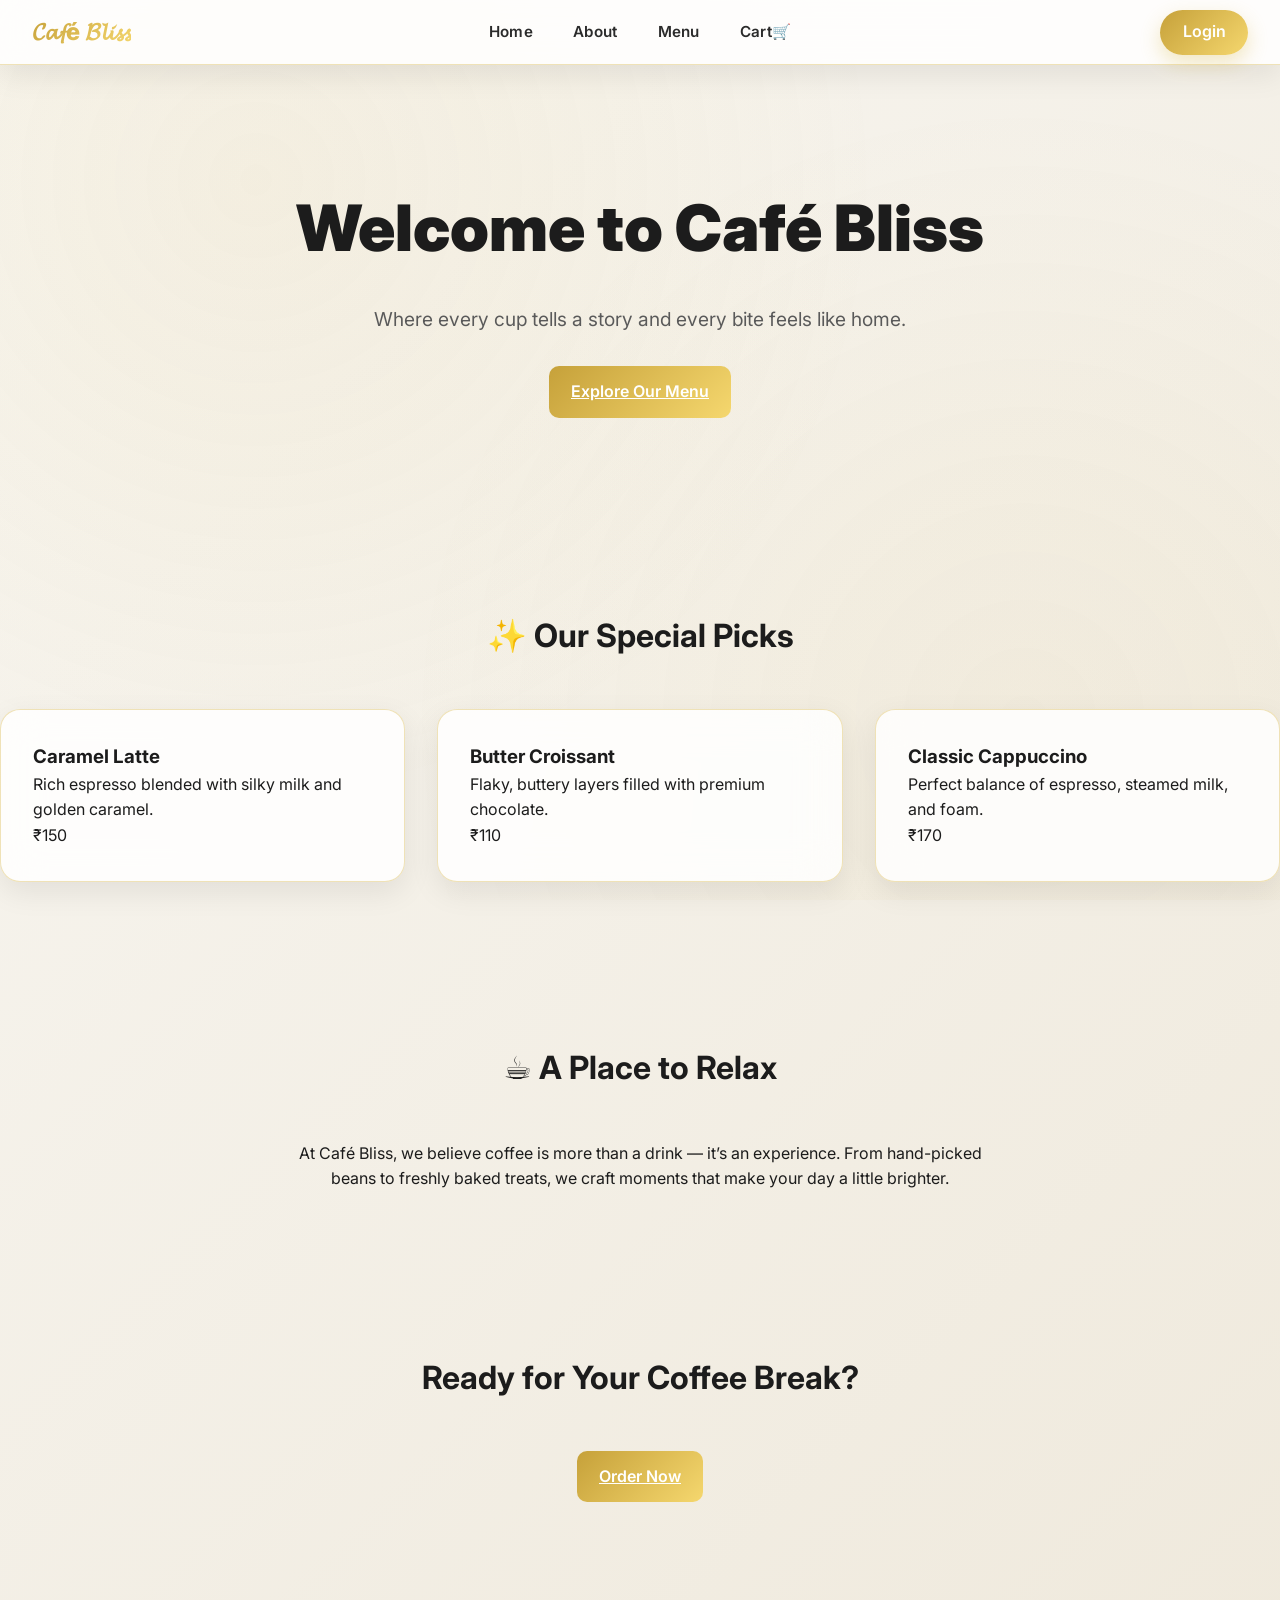
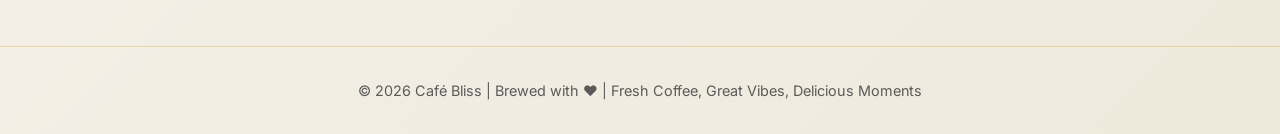
<file: index.html>
<!doctype html>
<html lang="en">
  <head>
    <meta charset="UTF-8" />
    <meta name="viewport" content="width=device-width, initial-scale=1.0" />

    <title>Café Bliss - Home</title>
    <link rel="stylesheet" href="style.css" />
  </head>
  <body>
    <nav>
      <h3>𝓒𝓪𝓯é 𝓑𝓵𝓲𝓼𝓼</h3>

      <div class="nav-links">
        <a href="index.html">Home</a>
        <a href="about.html">About</a>
        <a href="menu.html">Menu</a>
        <a href="cart.html">Cart🛒 </a>
      </div>

      <a href="login.html" class="login-btn">Login</a>
    </nav>

    <section class="hero">
      <div class="container">
        <h1>Welcome to Café Bliss</h1>
        <p class="hero-sub">
          Where every cup tells a story and every bite feels like home.
        </p>
        <a href="menu.html" class="btn">Explore Our Menu</a>
      </div>
    </section>

    <section>
      <div class="container">
        <h2>✨ Our Special Picks</h2>

        <div class="grid grid-3">
          <div class="card">
            <h3>Caramel Latte</h3>
            <p>Rich espresso blended with silky milk and golden caramel.</p>
            <span class="price">₹150</span>
          </div>

          <div class="card">
            <h3>Butter Croissant</h3>
            <p>Flaky, buttery layers filled with premium chocolate.</p>
            <span class="price">₹110</span>
          </div>

          <div class="card">
            <h3>Classic Cappuccino</h3>
            <p>Perfect balance of espresso, steamed milk, and foam.</p>
            <span class="price">₹170</span>
          </div>
        </div>
      </div>
    </section>

    <section>
      <div class="container">
        <h2>☕ A Place to Relax</h2>
        <p style="text-align: center; max-width: 700px; margin: auto">
          At Café Bliss, we believe coffee is more than a drink — it’s an
          experience. From hand-picked beans to freshly baked treats, we craft
          moments that make your day a little brighter.
        </p>
      </div>
    </section>

    <section>
      <div class="container" style="text-align: center">
        <h2>Ready for Your Coffee Break?</h2>
        <a href="menu.html" class="btn">Order Now</a>
      </div>
    </section>

    <footer>
  © 2026 Café Bliss | Brewed with ❤️ | Fresh Coffee, Great Vibes, Delicious Moments
</footer>
  </body>
</html>
</file>
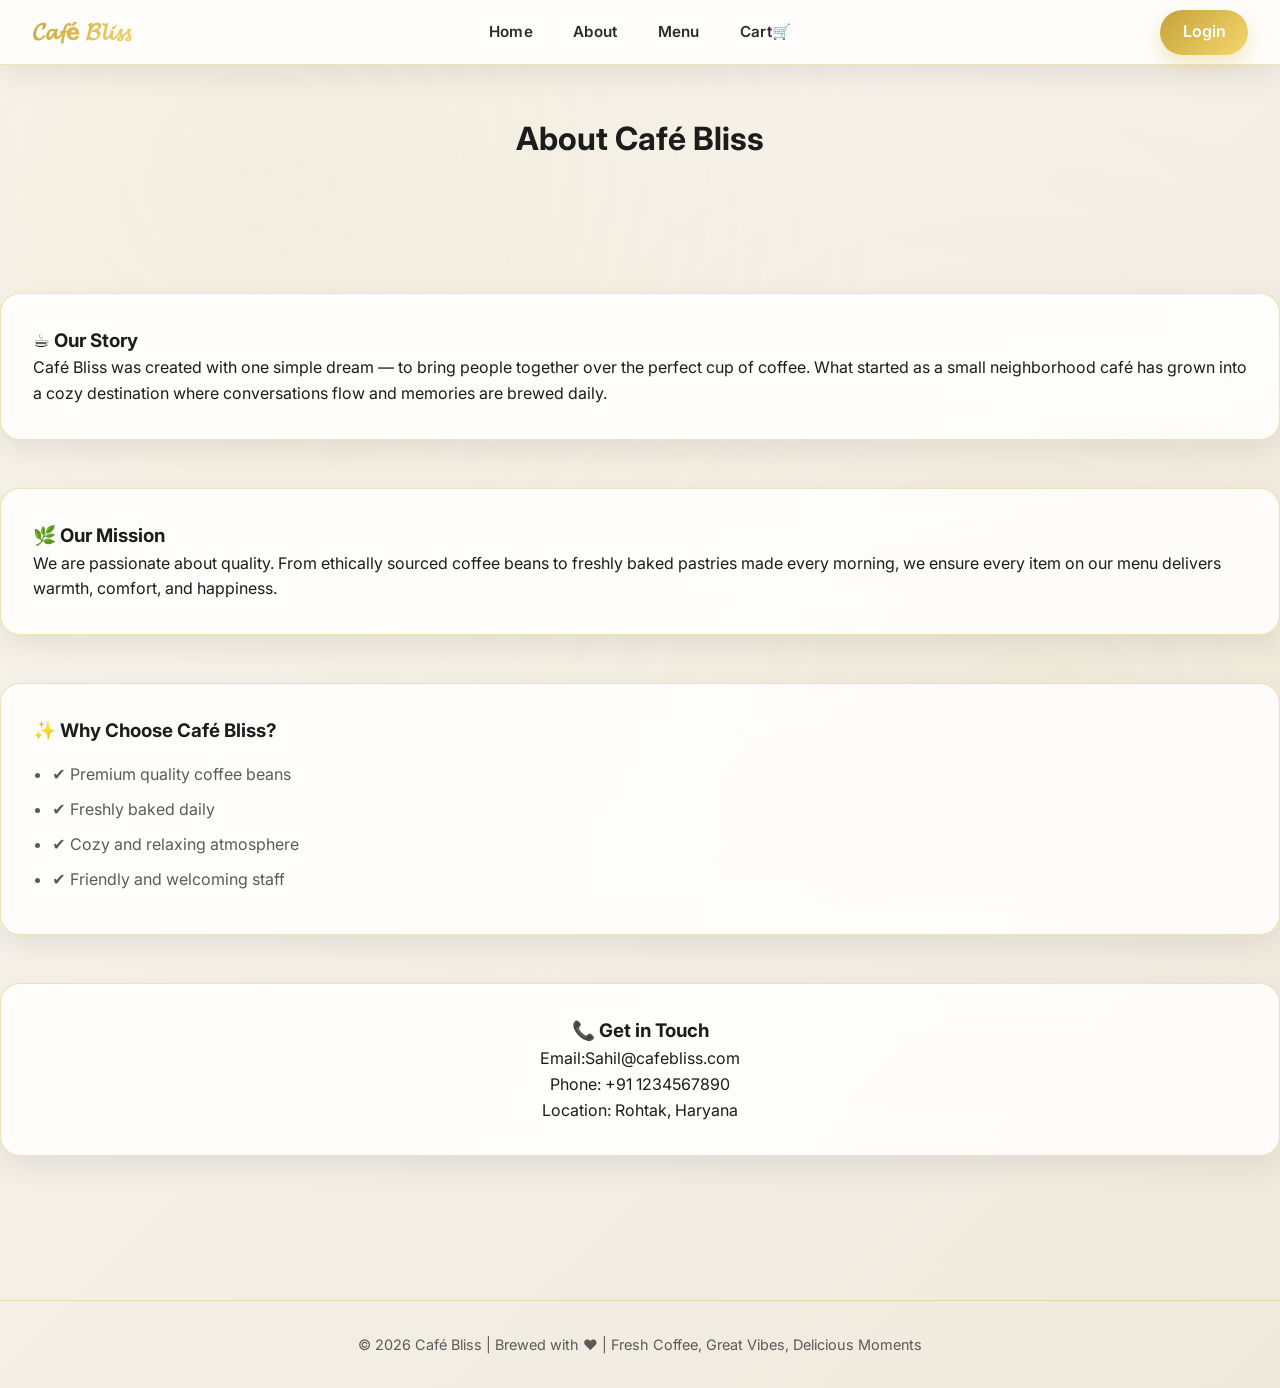
<file: about.html>
<!doctype html>
<html lang="en">
  <head>
    <meta charset="UTF-8" />
    <meta name="viewport" content="width=device-width, initial-scale=1.0" />

    <title>Café Bliss About</title>
    <link rel="stylesheet" href="style.css" />
  </head>
  <body>
    <nav>
      <h3>𝓒𝓪𝓯é 𝓑𝓵𝓲𝓼𝓼</h3>

     <div class="nav-links">
        <a href="index.html">Home</a>
        <a href="about.html">About</a>
        <a href="menu.html">Menu</a>
        <a href="cart.html">Cart🛒 </a>
      </div>

      <a href="login.html" class="login-btn">Login</a>
    </nav>

    <h2 style="text-align: center; margin-top: 3rem">About Café Bliss</h2>

    <section>
      <div class="container">
        <div class="card" style="margin-bottom: 3rem">
          <h3>☕ Our Story</h3>
          <p>
            Café Bliss was created with one simple dream — to bring people
            together over the perfect cup of coffee. What started as a small
            neighborhood café has grown into a cozy destination where
            conversations flow and memories are brewed daily.
          </p>
        </div>

        <div class="card" style="margin-bottom: 3rem">
          <h3>🌿 Our Mission</h3>
          <p>
            We are passionate about quality. From ethically sourced coffee beans
            to freshly baked pastries made every morning, we ensure every item
            on our menu delivers warmth, comfort, and happiness.
          </p>
        </div>

        <div class="card" style="margin-bottom: 3rem">
          <h3>✨ Why Choose Café Bliss?</h3>
          <ul style="margin-top: 1rem; padding-left: 1.2rem">
            <li>✔ Premium quality coffee beans</li>
            <li>✔ Freshly baked daily</li>
            <li>✔ Cozy and relaxing atmosphere</li>
            <li>✔ Friendly and welcoming staff</li>
          </ul>
        </div>

        <div class="card" style="text-align: center">
          <h3>📞 Get in Touch</h3>
          <p>Email:Sahil@cafebliss.com</p>
          <p>Phone: +91 1234567890</p>
          <p>Location: Rohtak, Haryana</p>
        </div>
      </div>
    </section>

    <footer>
  © 2026 Café Bliss | Brewed with ❤️ | Fresh Coffee, Great Vibes, Delicious Moments
</footer>
  </body>
</html>
</file>
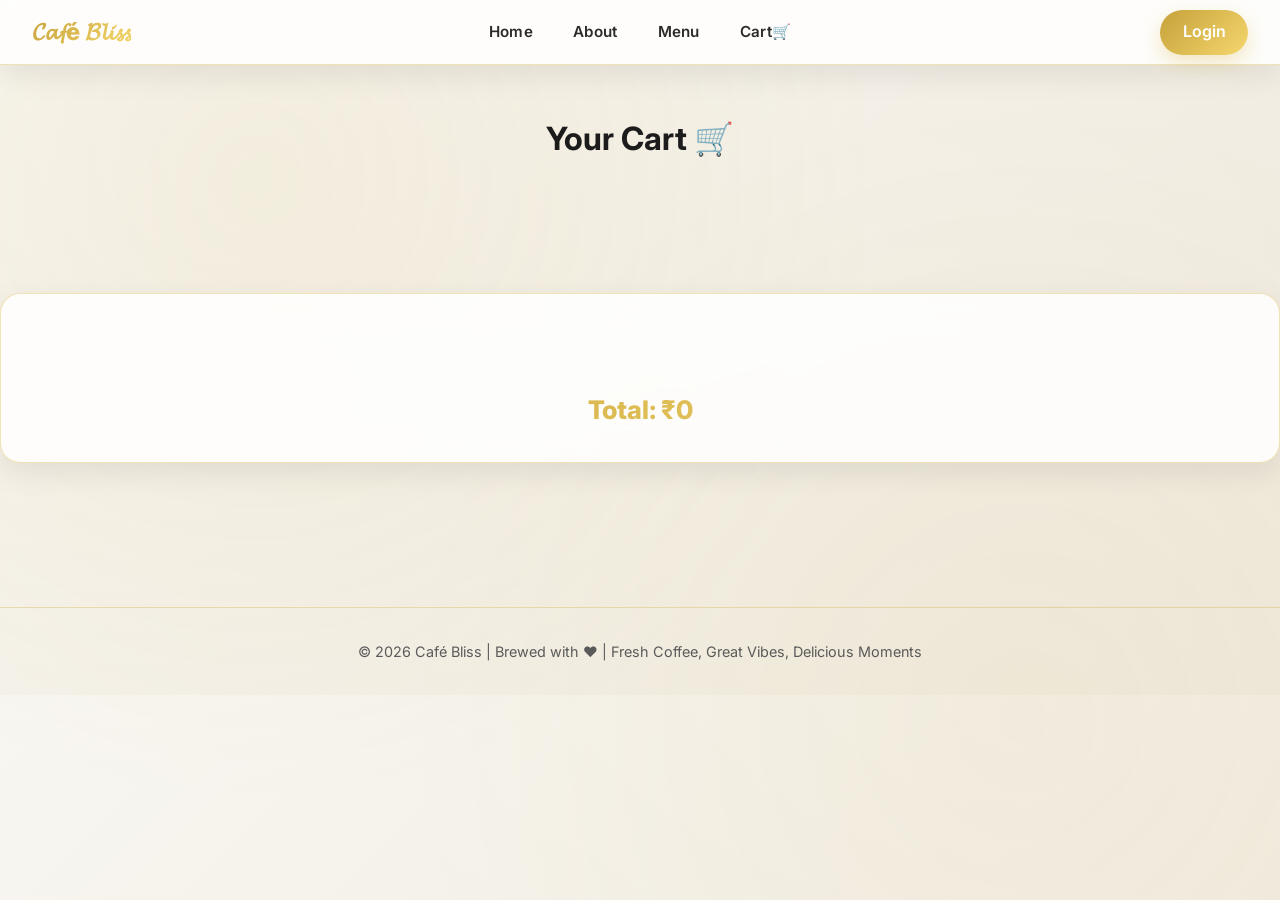
<file: cart.html>
<!doctype html>
<html lang="en">
  <head>
    <meta charset="UTF-8" />
    <meta name="viewport" content="width=device-width, initial-scale=1.0" />

    <title>Café Bliss - Cart</title>
    <link rel="stylesheet" href="style.css" />

    <script src="script.js" defer></script>
  </head>
  <body onload="displayCart()">
    <nav>
      <h3>𝓒𝓪𝓯é 𝓑𝓵𝓲𝓼𝓼</h3>

     <div class="nav-links">
        <a href="index.html">Home</a>
        <a href="about.html">About</a>
        <a href="menu.html">Menu</a>
        <a href="cart.html">Cart🛒 </a>
      </div>

      <a href="login.html" class="login-btn">Login</a>
    </nav>

    <h2 style="text-align: center; margin-top: 3rem">Your Cart 🛒</h2>

    <section>
      <div class="container">
        <div class="card">
          <div id="cart"></div>

          <div class="cart-summary"></div>
        </div>
      </div>
    </section>

    <footer>
  © 2026 Café Bliss | Brewed with ❤️ | Fresh Coffee, Great Vibes, Delicious Moments
</footer>
  </body>
</html>
</file>
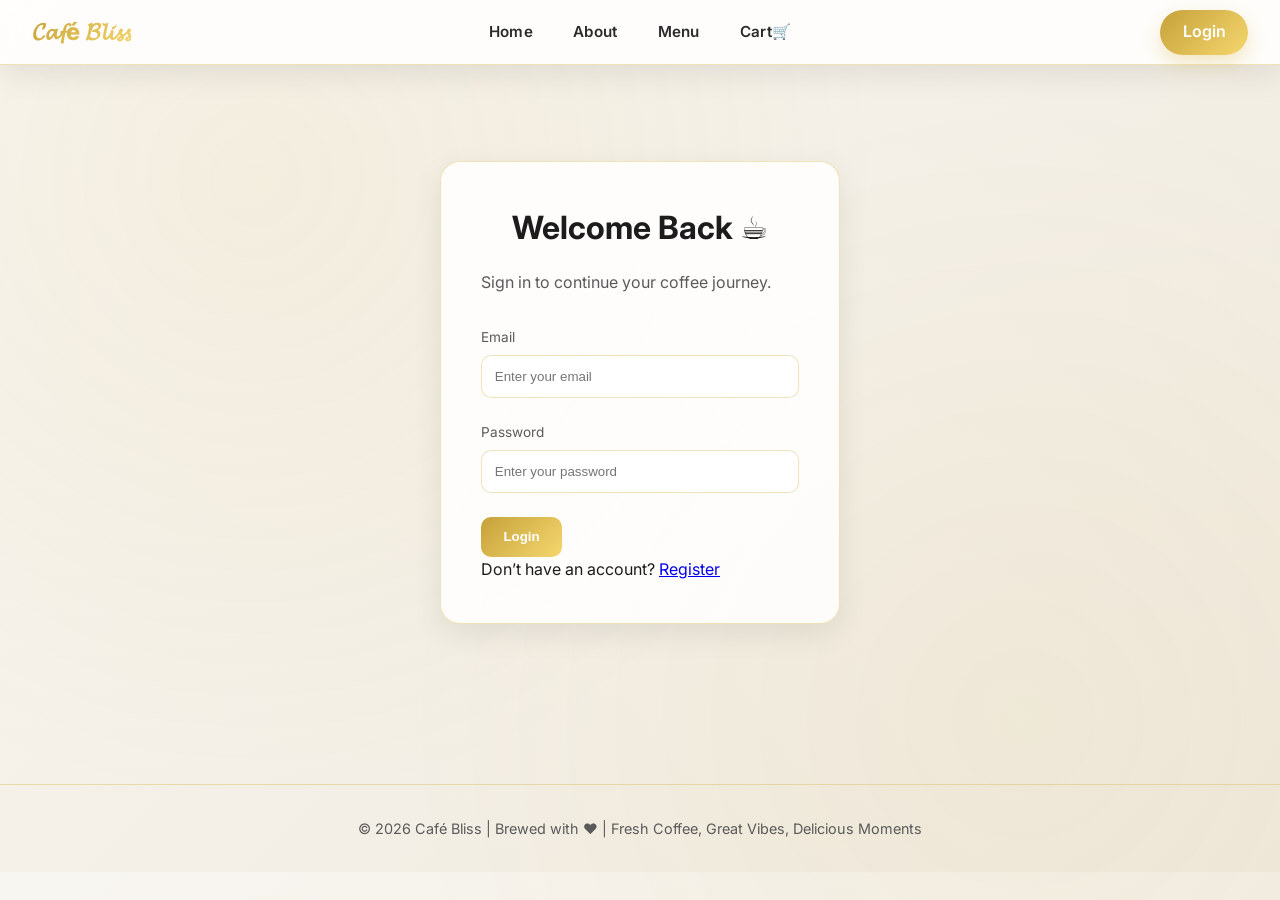
<file: login.html>
<!doctype html>
<html lang="en">
  <head>
    <meta charset="UTF-8" />
    <meta name="viewport" content="width=device-width, initial-scale=1.0" />

    <title>Café Bliss - Login</title>
    <link rel="stylesheet" href="style.css" />
  </head>
  <body>
    <nav>
      <h3>𝓒𝓪𝓯é 𝓑𝓵𝓲𝓼𝓼</h3>

      <div class="nav-links">
        <a href="index.html">Home</a>
        <a href="about.html">About</a>
        <a href="menu.html">Menu</a>
        <a href="cart.html">Cart🛒 </a>
      </div>

      <a href="login.html" class="login-btn active">Login</a>
    </nav>

    <section class="login-section">
      <div class="login-card">
        <h2>Welcome Back ☕</h2>
        <p class="login-sub">Sign in to continue your coffee journey.</p>

        <form>
          <div class="input-group">
            <label>Email</label>
            <input type="email" placeholder="Enter your email" required />
          </div>

          <div class="input-group">
            <label>Password</label>
            <input type="password" placeholder="Enter your password" required />
          </div>

          <button type="submit" class="btn">Login</button>
        </form>

        <p class="extra-text">
          Don’t have an account?
          <a href="#">Register</a>
        </p>
      </div>
    </section>

   <footer>
  © 2026 Café Bliss | Brewed with ❤️ | Fresh Coffee, Great Vibes, Delicious Moments
</footer>
  </body>
</html>
</file>
<file: style.css>
@import url('https://fonts.googleapis.com/css2?family=Inter:wght@400;600;700;900&display=swap');


:root {
  --bg: #f3f1eb;
  --bg-gradient: linear-gradient(135deg, #f8f6f1, #efe9dc);

  --surface: rgba(255, 255, 255, 0.85);
  --surface-hover: #ffffff;

  --primary: #1c1c1c;
  --secondary: #5a5a5a;

  --accent: #c6a13a;
  --accent-light: #f5d76e;

  --border: rgba(212, 175, 55, 0.35);
  --border-glow: rgba(212, 175, 55, 0.6);

  --radius-sm: 10px;
  --radius-md: 20px;

  --max-width: 1100px;

  --transition: 0.4s cubic-bezier(0.22, 1, 0.36, 1);
  --shadow-soft: 0 10px 30px rgba(0, 0, 0, 0.08);
  --shadow-float: 0 25px 60px rgba(0, 0, 0, 0.12);
}


* {
  margin: 0;
  padding: 0;
  box-sizing: border-box;
}

html {
  scroll-behavior: smooth;
}

body {
  font-family: 'Inter', system-ui, sans-serif;
  background: var(--bg-gradient);
  color: var(--primary);
  line-height: 1.6;
  -webkit-font-smoothing: antialiased;
  position: relative;
}

body::before {
  content: '';
  position: fixed;
  inset: 0;
  background:
    radial-gradient(circle at 20% 20%, rgba(212,175,55,0.08), transparent 50%),
    radial-gradient(circle at 80% 80%, rgba(212,175,55,0.05), transparent 50%);
  z-index: -1;
  animation: bgPulse 20s ease-in-out infinite alternate;
}

@keyframes bgPulse {
  0% { opacity: 0.7; }
  100% { opacity: 1; }
}


nav {
  position: sticky;
  top: 0;
  z-index: 100;
  display: flex;
  align-items: center;
  justify-content: center;
  padding: 1rem 2rem;
  background: rgba(255, 255, 255, 0.85);
  backdrop-filter: blur(25px);
  border-bottom: 1px solid var(--border);
  box-shadow: var(--shadow-soft);
  transition: var(--transition);
}

nav:hover {
  border-color: var(--accent);
  box-shadow: var(--shadow-float);
}


nav h3 {
  position: absolute;
  left: 2rem;
  font-size: 1.5rem;
  font-weight: 800;
  background: linear-gradient(135deg, var(--accent), var(--accent-light));
  background-clip: text;
  -webkit-background-clip: text;
  -webkit-text-fill-color: transparent;
}


.nav-links {
  display: flex;
  gap: 2.5rem;
}


.nav-links a {
  text-decoration: none;
  font-weight: 600;
  font-size: 0.95rem;
  color: #2b2b2b;
  position: relative;
  padding: 4px 0;
  transition: var(--transition);
  letter-spacing: 0.3px;
}


.nav-links a::before {
  content: '';
  position: absolute;
  bottom: -6px;
  left: 50%;
  width: 0;
  height: 2px;
  background: linear-gradient(90deg, var(--accent), var(--accent-light));
  transform: translateX(-50%);
  transition: 0.3s ease;
}

.nav-links a:hover {
  color: var(--accent);
}

.nav-links a:hover::before {
  width: 100%;
}


.nav-links a.active {
  color: var(--accent);
}

.nav-links a.active::before {
  width: 100%;
}


.login-btn {
  position: absolute;
  right: 2rem;
  padding: 0.6rem 1.4rem;
  background: linear-gradient(135deg, var(--accent), var(--accent-light));
  color: #fff !important;
  text-decoration: none;
  font-weight: 600;
  border-radius: 30px;
  box-shadow: 0 8px 20px rgba(212,175,55,0.3);
  transition: var(--transition);
}

.login-btn:hover {
  transform: translateY(-3px);
  box-shadow: 0 15px 35px rgba(212,175,55,0.45);
}

.login-btn::before {
  display: none;
}


@media (max-width: 768px) {

  
  nav {
    flex-direction: column;
    gap: 0.6rem;               
    padding: 0.6rem 1rem;      
  }


  nav h3 {
    position: static;
    font-size: 0.9rem;        
  }


  .nav-links {
    flex-direction: column;
    align-items: center;
    gap: 0.5rem;             
  }

  .nav-links a {
    font-size: 0.9rem;        
  }

  
  .login-btn {
    position: static;
    padding: 0.1rem 0.8rem;    
    font-size: 0.85rem;
  }

  
  .hero {
    padding: 4rem 1rem;        
  }

  section {
    padding: 3rem 0;         
  }

}

section {
  padding: 5rem 0;
}

h1 {
  font-size: clamp(2.8rem, 6vw, 4rem);
  font-weight: 900;
  text-align: center;
  margin-bottom: 1.5rem;
}

h2 {
  font-size: 2rem;
  text-align: center;
  margin-bottom: 3rem;
}

.hero {
  text-align: center;
  padding: 7rem 1rem;
}

.hero-sub {
  font-size: 1.2rem;
  color: var(--secondary);
  margin-bottom: 2rem;
}


.card {
  background: var(--surface);
  backdrop-filter: blur(20px);
  border-radius: var(--radius-md);
  border: 1px solid var(--border);
  padding: 2rem;
  transition: var(--transition);
  box-shadow: var(--shadow-soft);
}

.card:hover {
  transform: translateY(-8px);
  border-color: var(--border-glow);
  box-shadow: var(--shadow-float);
}


.grid {
  display: grid;
  gap: 2rem;
}

.grid-3 {
  grid-template-columns: repeat(auto-fit, minmax(260px, 1fr));
}


.menu-grid {
  width: 90%;
  max-width: var(--max-width);
  margin: 3rem auto;
  display: grid;
  grid-template-columns: repeat(auto-fit, minmax(250px, 1fr));
  gap: 2rem;
}

.menu-item {
  background: var(--surface);
  border-radius: var(--radius-md);
  border: 1px solid var(--border);
  padding: 1.5rem;
  text-align: center;
  box-shadow: var(--shadow-soft);
  transition: var(--transition);
}

.menu-item:hover {
  transform: translateY(-8px);
  box-shadow: var(--shadow-float);
}

.menu-item img {
  width: 100%;
  height: 180px;
  object-fit: cover;
  border-radius: var(--radius-sm);
  margin-bottom: 1rem;
}

.menu-item h3 {
  margin-bottom: 0.5rem;
}

.menu-item p {
  font-weight: 700;
  color: var(--accent);
  margin-bottom: 1rem;
}


.btn,
.menu-item button {
  display: inline-block;
  padding: 0.8rem 1.4rem;
  background: linear-gradient(135deg, var(--accent), var(--accent-light));
  color: #fff;
  border: none;
  border-radius: var(--radius-sm);
  font-weight: 600;
  cursor: pointer;
  transition: var(--transition);
}

.btn:hover,
.menu-item button:hover {
  transform: translateY(-3px);
  box-shadow: 0 10px 25px rgba(212,175,55,0.35);
}


.login-section {
  display: flex;
  justify-content: center;
  align-items: center;
  padding: 6rem 1rem;
}

.login-card {
  width: 100%;
  max-width: 400px;
  background: var(--surface);
  padding: 2.5rem;
  border-radius: var(--radius-md);
  border: 1px solid var(--border);
  box-shadow: var(--shadow-soft);
}

.login-card h2 {
  margin-bottom: 1rem;
}

.login-sub {
  color: var(--secondary);
  margin-bottom: 2rem;
}

.input-group {
  margin-bottom: 1.5rem;
  display: flex;
  flex-direction: column;
}

.input-group label {
  font-size: 0.85rem;
  margin-bottom: 0.4rem;
  color: var(--secondary);
}

.input-group input {
  padding: 0.8rem;
  border-radius: var(--radius-sm);
  border: 1px solid var(--border);
  transition: var(--transition);
}

.input-group input:focus {
  border-color: var(--accent);
  box-shadow: 0 0 0 3px rgba(212,175,55,0.15);
  outline: none;
}


#cart {
  margin-top: 2rem;
  display: flex;
  flex-direction: column;
  gap: 1.5rem;
}


.cart-item {
  display: flex;
  align-items: center;
  justify-content: space-between;
  padding: 1rem 1.2rem;
  border-radius: var(--radius-sm);
  border: 1px solid var(--border);
  background: var(--surface);
  box-shadow: var(--shadow-soft);
  transition: var(--transition);
}

.cart-item:hover {
  transform: translateY(-4px);
  box-shadow: var(--shadow-float);
}


.cart-item img {
  width: 70px;
  height: 70px;
  object-fit: cover;
  border-radius: var(--radius-sm);
}


.cart-item span {
  flex: 1;
  margin-left: 1rem;
  font-weight: 600;
}


.cart-item button {
  padding: 0.5rem 1.2rem;
  background: linear-gradient(135deg, #ff6b6b, #ff3b3b);
  color: #fff;
  border: none;
  border-radius: var(--radius-sm);
  font-size: 0.85rem;
  font-weight: 600;
  cursor: pointer;
  transition: var(--transition);
}

.cart-item button:hover {
  transform: translateY(-2px);
  box-shadow: 0 8px 20px rgba(255, 59, 59, 0.3);
}


#cart h3 {
  text-align: center;
  margin-top: 2rem;
  font-size: 1.6rem;
  font-weight: 800;
  background: linear-gradient(135deg, var(--accent), var(--accent-light));
  background-clip: text;
  -webkit-background-clip: text;
  -webkit-text-fill-color: transparent;
}

.card ul {
  margin-top: 1rem;
  padding-left: 1.2rem;
}

.card ul li {
  margin-bottom: 0.6rem;
  color: var(--secondary);
}


footer {
  text-align: center;
  padding: 2rem;
  margin-top: 4rem;
  font-size: 0.9rem;
  color: var(--secondary);
  border-top: 1px solid var(--border);
}

@media (max-width: 768px) {
  nav { flex-direction: row !important; }
  nav h3 { position: absolute !important; left: 1rem !important; }
  .nav-links { flex-direction: row !important; }
  .login-btn { position: absolute !important; right: 1rem !important; }
}
</file>
